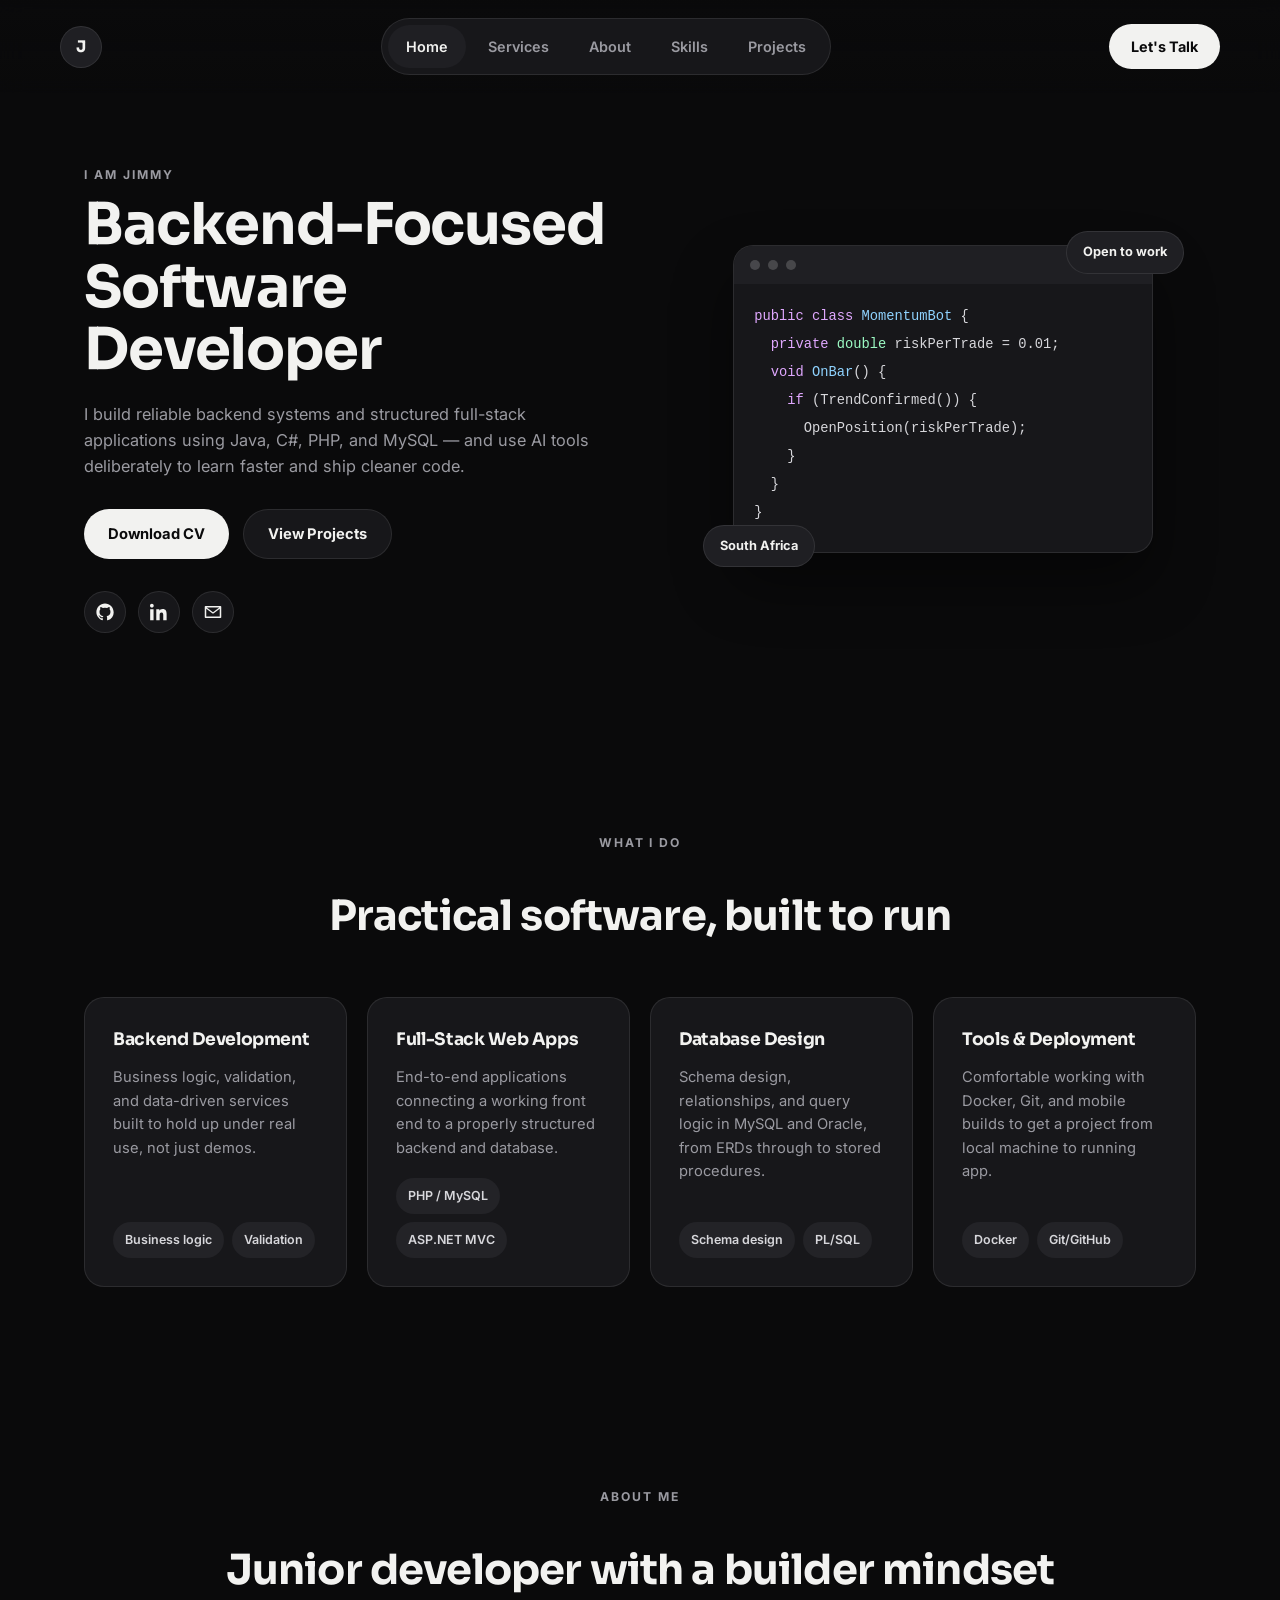
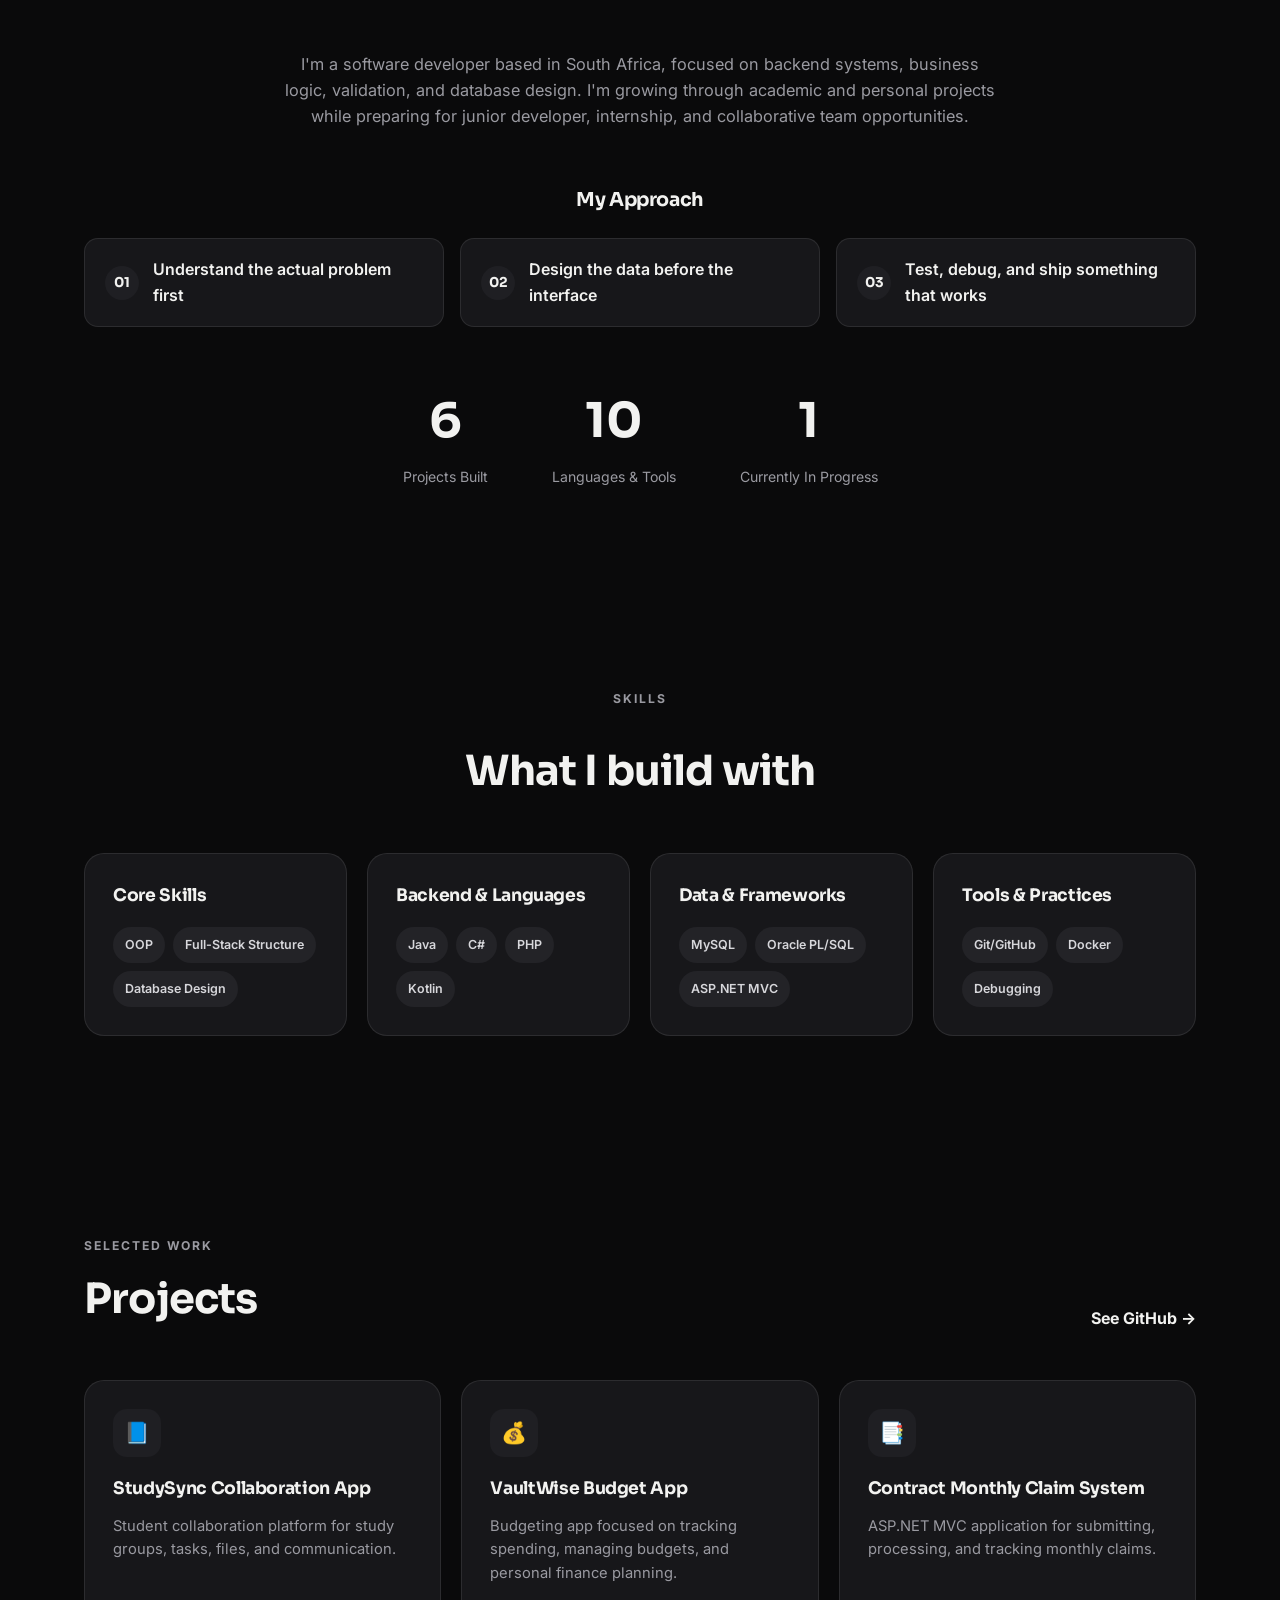
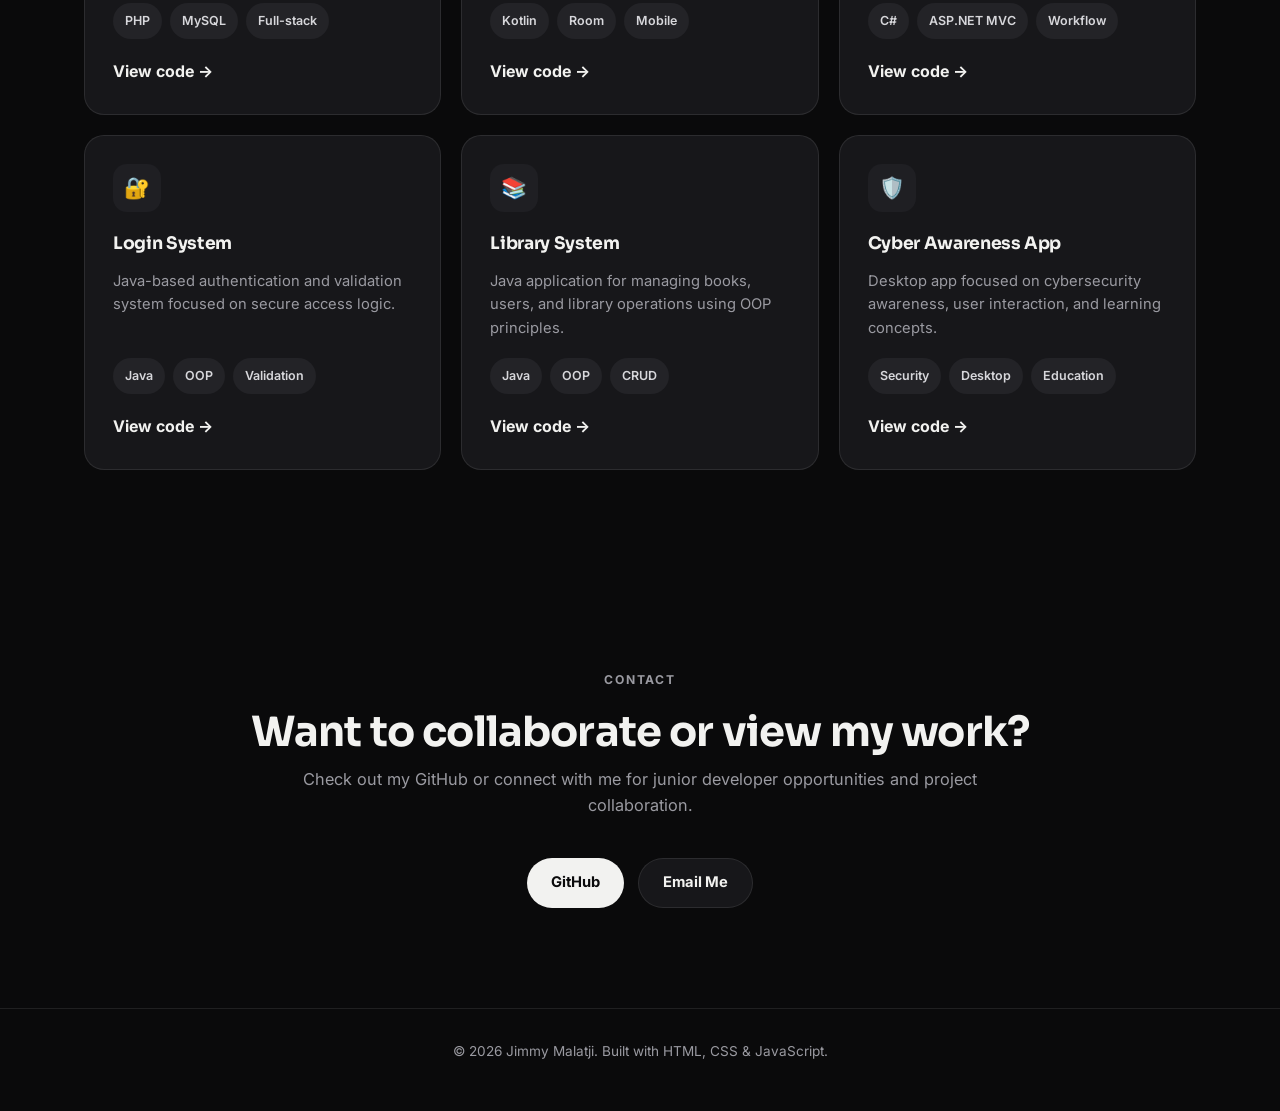
<file: index.html>
<!DOCTYPE html>
<html lang="en">
<head>
  <meta charset="UTF-8" />
  <meta name="viewport" content="width=device-width, initial-scale=1.0" />
  <title>Jimmy Malatji | Junior Software Developer</title>
  <meta name="description" content="Portfolio of Jimmy Malatji, a junior software developer based in South Africa focused on backend systems, full-stack applications, and database-driven software." />
  <meta name="author" content="Jimmy Malatji" />
  <meta name="theme-color" content="#0a0a0b" />

  <!-- Social preview -->
  <meta property="og:type" content="website" />
  <meta property="og:title" content="Jimmy Malatji | Junior Software Developer" />
  <meta property="og:description" content="Backend and full-stack projects in Java, C#/ASP.NET, PHP and Kotlin, built by a junior developer based in South Africa." />
  <meta property="og:url" content="https://your-domain-here.com" />
  <meta name="twitter:card" content="summary" />
  <meta name="twitter:title" content="Jimmy Malatji | Junior Software Developer" />
  <meta name="twitter:description" content="Backend and full-stack projects in Java, C#/ASP.NET, PHP and Kotlin, built by a junior developer based in South Africa." />

  <link rel="icon" href="data:image/svg+xml,%3Csvg xmlns='http://www.w3.org/2000/svg' viewBox='0 0 64 64'%3E%3Crect width='64' height='64' rx='16' fill='%23ffffff'/%3E%3Ctext x='32' y='42' font-family='Arial, sans-serif' font-size='30' font-weight='800' fill='%230a0a0b' text-anchor='middle'%3EJ%3C/text%3E%3C/svg%3E" />

  <link rel="preconnect" href="https://fonts.googleapis.com">
  <link rel="preconnect" href="https://fonts.gstatic.com" crossorigin>
  <link href="https://fonts.googleapis.com/css2?family=Sora:wght@400;600;700;800&family=Inter:wght@400;500;600;700&display=swap" rel="stylesheet">
  <link rel="stylesheet" href="styles.css" />

  <script type="application/ld+json">
  {
    "@context": "https://schema.org",
    "@type": "Person",
    "name": "Jimmy Malatji",
    "jobTitle": "Junior Software Developer",
    "url": "https://your-domain-here.com",
    "sameAs": ["https://github.com/MJjimmy"],
    "knowsAbout": ["Java", "C#", "ASP.NET MVC", "PHP", "MySQL", "Kotlin", "Oracle PL/SQL", "Docker"]
  }
  </script>
</head>
<body>
  <a class="skip-link" href="#home">Skip to content</a>

  <header class="site-header">
    <div class="header-inner">
      <a class="brand-mark" href="#home" aria-label="Jimmy Malatji home">J</a>

      <nav class="pill-nav" aria-label="Primary">
        <a href="#home" data-section="home" class="active">Home</a>
        <a href="#services" data-section="services">Services</a>
        <a href="#about" data-section="about">About</a>
        <a href="#skills" data-section="skills">Skills</a>
        <a href="#projects" data-section="projects">Projects</a>
      </nav>

      <a class="cta-btn" href="#contact">Let's Talk</a>

      <button class="menu-toggle" type="button" aria-label="Open menu" aria-expanded="false" aria-controls="mobile-nav">
        <span></span><span></span><span></span>
      </button>
    </div>

    <nav id="mobile-nav" class="mobile-nav" aria-label="Mobile">
      <a href="#home" data-section="home">Home</a>
      <a href="#services" data-section="services">Services</a>
      <a href="#about" data-section="about">About</a>
      <a href="#skills" data-section="skills">Skills</a>
      <a href="#projects" data-section="projects">Projects</a>
      <a href="#contact" class="cta-btn" data-section="contact">Let's Talk</a>
    </nav>
  </header>

  <main>
    <section id="home" class="hero reveal">
      <div class="hero-copy">
        <p class="eyebrow">I am Jimmy</p>
        <h1>Backend-Focused<br />Software Developer</h1>
        <p class="hero-lede">
          I build reliable backend systems and structured full-stack applications using Java, C#,
          PHP, and MySQL &mdash; and use AI tools deliberately to learn faster and ship cleaner code.
        </p>
        <div class="hero-actions">
          <!-- TODO: link to your actual CV file once you have one -->
          <a class="btn-solid" href="#" download>Download CV</a>
          <a class="btn-outline" href="#projects">View Projects</a>
        </div>
        <div class="social-row" aria-label="Social links">
          <a href="https://github.com/MJjimmy" target="_blank" rel="noreferrer" aria-label="GitHub profile">
            <svg viewBox="0 0 24 24" width="18" height="18" fill="currentColor" aria-hidden="true"><path d="M12 .5C5.65.5.5 5.66.5 12.03c0 5.1 3.29 9.42 7.86 10.95.57.1.78-.25.78-.55 0-.27-.01-1.16-.02-2.1-3.2.7-3.88-1.36-3.88-1.36-.52-1.33-1.28-1.69-1.28-1.69-1.05-.72.08-.7.08-.7 1.16.08 1.77 1.19 1.77 1.19 1.03 1.77 2.7 1.26 3.36.96.1-.75.4-1.26.73-1.55-2.55-.29-5.24-1.28-5.24-5.68 0-1.25.45-2.28 1.18-3.08-.12-.29-.51-1.46.11-3.04 0 0 .96-.31 3.15 1.18a10.9 10.9 0 0 1 5.74 0c2.19-1.49 3.15-1.18 3.15-1.18.62 1.58.23 2.75.11 3.04.74.8 1.18 1.83 1.18 3.08 0 4.41-2.69 5.38-5.26 5.67.41.36.78 1.08.78 2.18 0 1.57-.01 2.84-.01 3.23 0 .3.2.66.79.55A10.53 10.53 0 0 0 23.5 12.03C23.5 5.66 18.35.5 12 .5Z"/></svg>
          </a>
          <!-- TODO: replace with your LinkedIn profile URL -->
          <a href="https://www.linkedin.com/in/your-profile" target="_blank" rel="noreferrer" aria-label="LinkedIn profile">
            <svg viewBox="0 0 24 24" width="18" height="18" fill="currentColor" aria-hidden="true"><path d="M4.98 3.5C4.98 4.88 3.9 6 2.5 6S0 4.88 0 3.5 1.1 1 2.5 1s2.48 1.12 2.48 2.5ZM.24 8.25h4.5V23H.24V8.25ZM8.13 8.25h4.31v2.01h.06c.6-1.13 2.07-2.33 4.26-2.33 4.56 0 5.4 3 5.4 6.9V23h-4.5v-6.68c0-1.6-.03-3.65-2.22-3.65-2.23 0-2.57 1.74-2.57 3.53V23h-4.5V8.25Z"/></svg>
          </a>
          <a href="mailto:your-email@example.com" aria-label="Email Jimmy">
            <svg viewBox="0 0 24 24" width="18" height="18" fill="currentColor" aria-hidden="true"><path d="M2 4h20a1 1 0 0 1 1 1v14a1 1 0 0 1-1 1H2a1 1 0 0 1-1-1V5a1 1 0 0 1 1-1Zm18.4 2H3.6l8.4 6.3L20.4 6ZM3 7.6V18h18V7.6l-8.4 6.3a1 1 0 0 1-1.2 0L3 7.6Z"/></svg>
          </a>
        </div>
      </div>

      <div class="hero-visual" aria-hidden="true">
        <div class="code-window">
          <div class="code-window-bar">
            <span></span><span></span><span></span>
          </div>
          <div class="code-window-body">
            <p><span class="tok-key">public class</span> <span class="tok-fn">MomentumBot</span> {</p>
            <p>&nbsp;&nbsp;<span class="tok-key">private</span> <span class="tok-type">double</span> riskPerTrade = 0.01;</p>
            <p></p>
            <p>&nbsp;&nbsp;<span class="tok-key">void</span> <span class="tok-fn">OnBar</span>() {</p>
            <p>&nbsp;&nbsp;&nbsp;&nbsp;<span class="tok-key">if</span> (TrendConfirmed()) {</p>
            <p>&nbsp;&nbsp;&nbsp;&nbsp;&nbsp;&nbsp;OpenPosition(riskPerTrade);</p>
            <p>&nbsp;&nbsp;&nbsp;&nbsp;}</p>
            <p>&nbsp;&nbsp;}</p>
            <p>}</p>
          </div>
        </div>
        <div class="badge-float badge-float-1">Open to work</div>
        <div class="badge-float badge-float-2">South Africa</div>
      </div>
    </section>

    <section id="services" class="section reveal">
      <div class="section-heading centered">
        <p class="eyebrow">What I Do</p>
        <h2>Practical software, built to run</h2>
      </div>

      <div class="card-grid four-up">
        <article class="dark-card">
          <h3>Backend Development</h3>
          <p>Business logic, validation, and data-driven services built to hold up under real use, not just demos.</p>
          <div class="chip-row">
            <span>Business logic</span>
            <span>Validation</span>
          </div>
        </article>

        <article class="dark-card">
          <h3>Full-Stack Web Apps</h3>
          <p>End-to-end applications connecting a working front end to a properly structured backend and database.</p>
          <div class="chip-row">
            <span>PHP / MySQL</span>
            <span>ASP.NET MVC</span>
          </div>
        </article>

        <article class="dark-card">
          <h3>Database Design</h3>
          <p>Schema design, relationships, and query logic in MySQL and Oracle, from ERDs through to stored procedures.</p>
          <div class="chip-row">
            <span>Schema design</span>
            <span>PL/SQL</span>
          </div>
        </article>

        <article class="dark-card">
          <h3>Tools & Deployment</h3>
          <p>Comfortable working with Docker, Git, and mobile builds to get a project from local machine to running app.</p>
          <div class="chip-row">
            <span>Docker</span>
            <span>Git/GitHub</span>
          </div>
        </article>
      </div>
    </section>

    <section id="about" class="section reveal">
      <div class="section-heading centered">
        <p class="eyebrow">About Me</p>
        <h2>Junior developer with a builder mindset</h2>
      </div>
      <p class="section-lede">
        I'm a software developer based in South Africa, focused on backend systems, business logic, validation,
        and database design. I'm growing through academic and personal projects while preparing for junior
        developer, internship, and collaborative team opportunities.
      </p>

      <div class="approach-block">
        <h3 class="approach-title">My Approach</h3>
        <div class="approach-row">
          <div class="approach-card">
            <span class="approach-num">01</span>
            <span>Understand the actual problem first</span>
          </div>
          <div class="approach-card">
            <span class="approach-num">02</span>
            <span>Design the data before the interface</span>
          </div>
          <div class="approach-card">
            <span class="approach-num">03</span>
            <span>Test, debug, and ship something that works</span>
          </div>
        </div>
      </div>

      <div class="stats-row">
        <div class="stat">
          <span class="stat-number" data-count="6">0</span>
          <p>Projects Built</p>
        </div>
        <div class="stat">
          <span class="stat-number" data-count="10">0</span>
          <p>Languages &amp; Tools</p>
        </div>
        <div class="stat">
          <span class="stat-number" data-count="1">0</span>
          <p>Currently In Progress</p>
        </div>
      </div>
    </section>

    <section id="skills" class="section reveal">
      <div class="section-heading centered">
        <p class="eyebrow">Skills</p>
        <h2>What I build with</h2>
      </div>

      <div class="card-grid four-up">
        <article class="dark-card skill-group">
          <h3>Core Skills</h3>
          <div class="chip-row wrap">
            <span>OOP</span>
            <span>Full-Stack Structure</span>
            <span>Database Design</span>
          </div>
        </article>

        <article class="dark-card skill-group">
          <h3>Backend &amp; Languages</h3>
          <div class="chip-row wrap">
            <span>Java</span>
            <span>C#</span>
            <span>PHP</span>
            <span>Kotlin</span>
          </div>
        </article>

        <article class="dark-card skill-group">
          <h3>Data &amp; Frameworks</h3>
          <div class="chip-row wrap">
            <span>MySQL</span>
            <span>Oracle PL/SQL</span>
            <span>ASP.NET MVC</span>
          </div>
        </article>

        <article class="dark-card skill-group">
          <h3>Tools &amp; Practices</h3>
          <div class="chip-row wrap">
            <span>Git/GitHub</span>
            <span>Docker</span>
            <span>Debugging</span>
          </div>
        </article>
      </div>
    </section>

    <section id="projects" class="section reveal">
      <div class="section-heading">
        <div>
          <p class="eyebrow">Selected Work</p>
          <h2>Projects</h2>
        </div>
        <a class="text-link" href="https://github.com/MJjimmy" target="_blank" rel="noreferrer">See GitHub &rarr;</a>
      </div>

      <div class="card-grid three-up">
        <!-- TODO: swap each href below for the project's actual repo URL once it's public -->
        <article class="dark-card project-card">
          <div class="project-icon" aria-hidden="true">📘</div>
          <h3>StudySync Collaboration App</h3>
          <p>Student collaboration platform for study groups, tasks, files, and communication.</p>
          <div class="chip-row wrap">
            <span>PHP</span><span>MySQL</span><span>Full-stack</span>
          </div>
          <a class="text-link" href="https://github.com/MJjimmy/studysync" target="_blank" rel="noreferrer">View code &rarr;</a>
        </article>

        <article class="dark-card project-card">
          <div class="project-icon" aria-hidden="true">💰</div>
          <h3>VaultWise Budget App</h3>
          <p>Budgeting app focused on tracking spending, managing budgets, and personal finance planning.</p>
          <div class="chip-row wrap">
            <span>Kotlin</span><span>Room</span><span>Mobile</span>
          </div>
          <a class="text-link" href="https://github.com/MJjimmy/VaultWise" target="_blank" rel="noreferrer">View code &rarr;</a>
        </article>

        <article class="dark-card project-card">
          <div class="project-icon" aria-hidden="true">📑</div>
          <h3>Contract Monthly Claim System</h3>
          <p>ASP.NET MVC application for submitting, processing, and tracking monthly claims.</p>
          <div class="chip-row wrap">
            <span>C#</span><span>ASP.NET MVC</span><span>Workflow</span>
          </div>
          <a class="text-link" href="https://github.com/MJjimmy/ContractMonthlyClaimSystem" target="_blank" rel="noreferrer">View code &rarr;</a>
        </article>

        <article class="dark-card project-card">
          <div class="project-icon" aria-hidden="true">🔐</div>
          <h3>Login System</h3>
          <p>Java-based authentication and validation system focused on secure access logic.</p>
          <div class="chip-row wrap">
            <span>Java</span><span>OOP</span><span>Validation</span>
          </div>
          <a class="text-link" href="https://github.com/MJjimmy/LoginSystem" target="_blank" rel="noreferrer">View code &rarr;</a>
        </article>

        <article class="dark-card project-card">
          <div class="project-icon" aria-hidden="true">📚</div>
          <h3>Library System</h3>
          <p>Java application for managing books, users, and library operations using OOP principles.</p>
          <div class="chip-row wrap">
            <span>Java</span><span>OOP</span><span>CRUD</span>
          </div>
          <a class="text-link" href="https://github.com/MJjimmy/LibrerySystem" target="_blank" rel="noreferrer">View code &rarr;</a>
        </article>

        <article class="dark-card project-card">
          <div class="project-icon" aria-hidden="true">🛡️</div>
          <h3>Cyber Awareness App</h3>
          <p>Desktop app focused on cybersecurity awareness, user interaction, and learning concepts.</p>
          <div class="chip-row wrap">
            <span>Security</span><span>Desktop</span><span>Education</span>
          </div>
          <a class="text-link" href="https://github.com/MJjimmy/Creed-Bot" target="_blank" rel="noreferrer">View code &rarr;</a>
        </article>
      </div>
    </section>

    <section id="contact" class="section contact-section reveal">
      <p class="eyebrow">Contact</p>
      <h2>Want to collaborate or view my work?</h2>
      <p class="section-lede">Check out my GitHub or connect with me for junior developer opportunities and project collaboration.</p>
      <div class="contact-actions">
        <a class="btn-solid" href="https://github.com/MJjimmy" target="_blank" rel="noreferrer">GitHub</a>
        <!-- TODO: replace with your LinkedIn profile URL -->
       
        <!-- TODO: replace with your real email address -->
        <a class="btn-outline" href="mailto:your-email@example.com">Email Me</a>
      </div>
    </section>
  </main>

  <footer class="site-footer">
    <p>&copy; 2026 Jimmy Malatji. Built with HTML, CSS &amp; JavaScript.</p>
  </footer>

  <script src="script.js"></script>
</body>
</html>
</file>
<file: styles.css>
:root {
  --bg: #0a0a0b;
  --surface: #17171a;
  --surface-2: #1f1f23;
  --border: rgba(255, 255, 255, 0.09);
  --text: #f2f2f0;
  --muted: #9a9aa1;
  --chip-bg: #232327;
  --chip-text: #d7d7db;
  --radius-lg: 20px;
  --radius-md: 14px;
  --font-display: "Sora", system-ui, sans-serif;
  --font-body: "Inter", system-ui, sans-serif;
}

* {
  box-sizing: border-box;
}

html {
  scroll-behavior: smooth;
}

body {
  margin: 0;
  background: var(--bg);
  color: var(--text);
  font-family: var(--font-body);
  line-height: 1.6;
}

@media (prefers-reduced-motion: reduce) {
  html {
    scroll-behavior: auto;
  }
}

a {
  color: inherit;
  text-decoration: none;
}

h1, h2, h3 {
  font-family: var(--font-display);
  margin: 0;
  letter-spacing: -0.02em;
}

p {
  margin: 0;
}

.skip-link {
  position: absolute;
  top: -60px;
  left: 16px;
  z-index: 200;
  padding: 12px 18px;
  border-radius: 10px;
  background: var(--text);
  color: var(--bg);
  font-weight: 700;
  transition: top 0.2s ease;
}

.skip-link:focus {
  top: 16px;
}

a:focus-visible,
button:focus-visible {
  outline: 2px solid var(--text);
  outline-offset: 3px;
}

/* ---------- layout helpers ---------- */

.section {
  max-width: 1160px;
  margin: 0 auto;
  padding: 100px 24px;
}

.section-heading {
  display: flex;
  align-items: flex-end;
  justify-content: space-between;
  gap: 20px;
  margin-bottom: 48px;
}

.section-heading.centered {
  flex-direction: column;
  align-items: center;
  text-align: center;
}

.section-heading h2 {
  font-size: clamp(1.8rem, 3.4vw, 2.6rem);
  margin-top: 10px;
}

.section-lede {
  max-width: 720px;
  margin: 0 auto 56px;
  text-align: center;
  color: var(--muted);
  font-size: 1.02rem;
}

.eyebrow {
  text-transform: uppercase;
  letter-spacing: 0.16em;
  font-size: 0.76rem;
  font-weight: 700;
  color: var(--muted);
}

.text-link {
  font-weight: 700;
  color: var(--text);
  border-bottom: 1px solid transparent;
  transition: border-color 0.2s ease;
  white-space: nowrap;
}

.text-link:hover,
.text-link:focus-visible {
  border-bottom-color: currentColor;
}

/* ---------- header / nav ---------- */

.site-header {
  position: sticky;
  top: 0;
  z-index: 100;
  padding: 18px 24px;
  background: linear-gradient(to bottom, rgba(10, 10, 11, 0.92), rgba(10, 10, 11, 0.7));
  backdrop-filter: blur(14px);
  -webkit-backdrop-filter: blur(14px);
}

.header-inner {
  max-width: 1160px;
  margin: 0 auto;
  display: flex;
  align-items: center;
  justify-content: space-between;
  gap: 16px;
}

.brand-mark {
  width: 42px;
  height: 42px;
  display: grid;
  place-items: center;
  border-radius: 50%;
  background: var(--surface-2);
  border: 1px solid var(--border);
  font-family: var(--font-display);
  font-weight: 700;
}

.pill-nav {
  display: flex;
  align-items: center;
  gap: 4px;
  padding: 6px;
  border-radius: 999px;
  background: var(--surface);
  border: 1px solid var(--border);
}

.pill-nav a {
  padding: 10px 18px;
  border-radius: 999px;
  font-size: 0.9rem;
  font-weight: 600;
  color: var(--muted);
  transition: background 0.2s ease, color 0.2s ease;
}

.pill-nav a:hover {
  color: var(--text);
}

.pill-nav a.active {
  background: var(--surface-2);
  color: var(--text);
}

.cta-btn {
  padding: 11px 22px;
  border-radius: 999px;
  background: var(--text);
  color: var(--bg);
  font-weight: 700;
  font-size: 0.9rem;
  white-space: nowrap;
}

.menu-toggle {
  display: none;
  width: 42px;
  height: 42px;
  border: 1px solid var(--border);
  border-radius: 12px;
  background: var(--surface);
  flex-direction: column;
  align-items: center;
  justify-content: center;
  gap: 4px;
  cursor: pointer;
}

.menu-toggle span {
  width: 18px;
  height: 2px;
  background: var(--text);
  border-radius: 2px;
}

.mobile-nav {
  display: none;
  flex-direction: column;
  gap: 4px;
  margin-top: 14px;
  padding: 10px;
  border-radius: var(--radius-md);
  background: var(--surface);
  border: 1px solid var(--border);
}

.mobile-nav a {
  padding: 12px 14px;
  border-radius: 10px;
  font-weight: 600;
  color: var(--muted);
}

.mobile-nav a.active {
  background: var(--surface-2);
  color: var(--text);
}

.mobile-nav .cta-btn {
  text-align: center;
  margin-top: 6px;
}

/* ---------- hero ---------- */

.hero {
  max-width: 1160px;
  margin: 0 auto;
  padding: 72px 24px 100px;
  display: grid;
  grid-template-columns: minmax(0, 1.05fr) minmax(0, 0.95fr);
  gap: 48px;
  align-items: center;
}

.hero h1 {
  font-size: clamp(2.4rem, 5vw, 3.6rem);
  line-height: 1.08;
  margin-top: 10px;
}

.hero-lede {
  margin-top: 20px;
  max-width: 520px;
  color: var(--muted);
  font-size: 1.02rem;
}

.hero-actions {
  display: flex;
  flex-wrap: wrap;
  gap: 14px;
  margin-top: 30px;
}

.btn-solid,
.btn-outline {
  display: inline-flex;
  align-items: center;
  justify-content: center;
  min-height: 50px;
  padding: 0 24px;
  border-radius: 999px;
  font-weight: 700;
  font-size: 0.92rem;
  transition: transform 0.2s ease, background 0.2s ease;
}

.btn-solid {
  background: var(--text);
  color: var(--bg);
}

.btn-outline {
  background: var(--surface);
  border: 1px solid var(--border);
}

.btn-solid:hover,
.btn-outline:hover {
  transform: translateY(-3px);
}

.social-row {
  display: flex;
  gap: 12px;
  margin-top: 32px;
}

.social-row a {
  width: 42px;
  height: 42px;
  display: grid;
  place-items: center;
  border-radius: 50%;
  background: var(--surface);
  border: 1px solid var(--border);
  transition: transform 0.2s ease, background 0.2s ease;
}

.social-row a:hover {
  background: var(--surface-2);
  transform: translateY(-3px);
}

.hero-visual {
  position: relative;
  display: flex;
  justify-content: center;
}

.code-window {
  width: 100%;
  max-width: 420px;
  border-radius: var(--radius-lg);
  background: var(--surface);
  border: 1px solid var(--border);
  overflow: hidden;
  box-shadow: 0 30px 60px rgba(0, 0, 0, 0.45);
}

.code-window-bar {
  display: flex;
  gap: 8px;
  padding: 14px 16px;
  background: var(--surface-2);
}

.code-window-bar span {
  width: 10px;
  height: 10px;
  border-radius: 50%;
  background: rgba(255, 255, 255, 0.18);
}

.code-window-body {
  padding: 22px 20px;
  font-family: "Courier New", monospace;
  font-size: 0.86rem;
  color: var(--chip-text);
}

.code-window-body p {
  margin: 0 0 6px;
  white-space: pre;
}

.tok-key { color: #e0a8ff; }
.tok-fn { color: #8fd3ff; }
.tok-type { color: #9dfcc5; }

.badge-float {
  position: absolute;
  padding: 10px 16px;
  border-radius: 999px;
  background: var(--surface-2);
  border: 1px solid var(--border);
  font-size: 0.8rem;
  font-weight: 700;
}

.badge-float-1 {
  top: -14px;
  right: 12px;
}

.badge-float-2 {
  bottom: -14px;
  left: 12px;
}

/* ---------- card grids ---------- */

.card-grid {
  display: grid;
  gap: 20px;
}

.card-grid.four-up {
  grid-template-columns: repeat(4, minmax(0, 1fr));
}

.card-grid.three-up {
  grid-template-columns: repeat(3, minmax(0, 1fr));
}

.dark-card {
  background: var(--surface);
  border: 1px solid var(--border);
  border-radius: var(--radius-lg);
  padding: 28px;
  display: flex;
  flex-direction: column;
  transition: transform 0.25s ease, background 0.25s ease;
}

.dark-card:hover {
  transform: translateY(-6px);
  background: var(--surface-2);
}

.dark-card h3 {
  font-size: 1.08rem;
  margin-bottom: 12px;
}

.dark-card p {
  color: var(--muted);
  font-size: 0.92rem;
  flex-grow: 1;
}

.chip-row {
  display: flex;
  flex-wrap: wrap;
  gap: 8px;
  margin-top: 18px;
}

.chip-row span {
  padding: 8px 12px;
  border-radius: 999px;
  background: var(--chip-bg);
  color: var(--chip-text);
  font-size: 0.78rem;
  font-weight: 600;
}

.skill-group .chip-row {
  margin-top: 6px;
}

.project-icon {
  width: 48px;
  height: 48px;
  display: grid;
  place-items: center;
  border-radius: 14px;
  background: var(--surface-2);
  font-size: 1.3rem;
  margin-bottom: 18px;
}

.project-card .text-link {
  margin-top: 20px;
}

/* ---------- approach + stats ---------- */

.approach-block {
  margin-top: 56px;
  text-align: center;
}

.approach-title {
  font-size: 1.2rem;
  margin-bottom: 22px;
}

.approach-row {
  display: grid;
  grid-template-columns: repeat(3, minmax(0, 1fr));
  gap: 16px;
}

.approach-card {
  display: flex;
  align-items: center;
  gap: 14px;
  padding: 18px 20px;
  border-radius: var(--radius-md);
  background: var(--surface);
  border: 1px solid var(--border);
  font-weight: 600;
  text-align: left;
}

.approach-num {
  flex-shrink: 0;
  width: 34px;
  height: 34px;
  display: grid;
  place-items: center;
  border-radius: 50%;
  background: var(--surface-2);
  font-family: var(--font-display);
  font-size: 0.85rem;
  font-weight: 700;
}

.stats-row {
  margin-top: 56px;
  display: flex;
  justify-content: center;
  gap: 64px;
  flex-wrap: wrap;
  text-align: center;
}

.stat-number {
  display: block;
  font-family: var(--font-display);
  font-size: clamp(2.2rem, 4vw, 3rem);
  font-weight: 700;
}

.stat p {
  margin-top: 6px;
  color: var(--muted);
  font-size: 0.88rem;
}

/* ---------- contact / footer ---------- */

.contact-section {
  text-align: center;
}

.contact-section h2 {
  margin-top: 10px;
  font-size: clamp(1.8rem, 3.6vw, 2.6rem);
}

.contact-section .section-lede {
  margin-bottom: 40px;
}

.contact-actions {
  display: flex;
  justify-content: center;
  flex-wrap: wrap;
  gap: 14px;
}

.site-footer {
  padding: 32px 24px 48px;
  text-align: center;
  color: var(--muted);
  font-size: 0.85rem;
  border-top: 1px solid var(--border);
}

/* ---------- reveal animation ---------- */

.reveal {
  opacity: 0;
  transform: translateY(24px);
  transition: opacity 0.7s ease, transform 0.7s ease;
}

.reveal.visible {
  opacity: 1;
  transform: translateY(0);
}

@media (prefers-reduced-motion: reduce) {
  .reveal {
    opacity: 1;
    transform: none;
  }
}

/* ---------- responsive ---------- */

@media (max-width: 980px) {
  .pill-nav {
    display: none;
  }

  .cta-btn {
    display: none;
  }

  .menu-toggle {
    display: flex;
  }

  .mobile-nav.open {
    display: flex;
  }

  .mobile-nav .cta-btn {
    display: inline-flex;
  }

  .hero {
    grid-template-columns: 1fr;
    text-align: center;
    padding-top: 48px;
  }

  .hero-lede {
    margin-left: auto;
    margin-right: auto;
  }

  .hero-actions,
  .social-row {
    justify-content: center;
  }

  .hero-visual {
    margin-top: 24px;
  }

  .card-grid.four-up,
  .card-grid.three-up {
    grid-template-columns: repeat(2, minmax(0, 1fr));
  }

  .approach-row {
    grid-template-columns: 1fr;
  }
}

@media (max-width: 620px) {
  .section {
    padding: 72px 20px;
  }

  .card-grid.four-up,
  .card-grid.three-up {
    grid-template-columns: 1fr;
  }

  .stats-row {
    gap: 36px;
  }

  .badge-float {
    display: none;
  }
}
</file>
